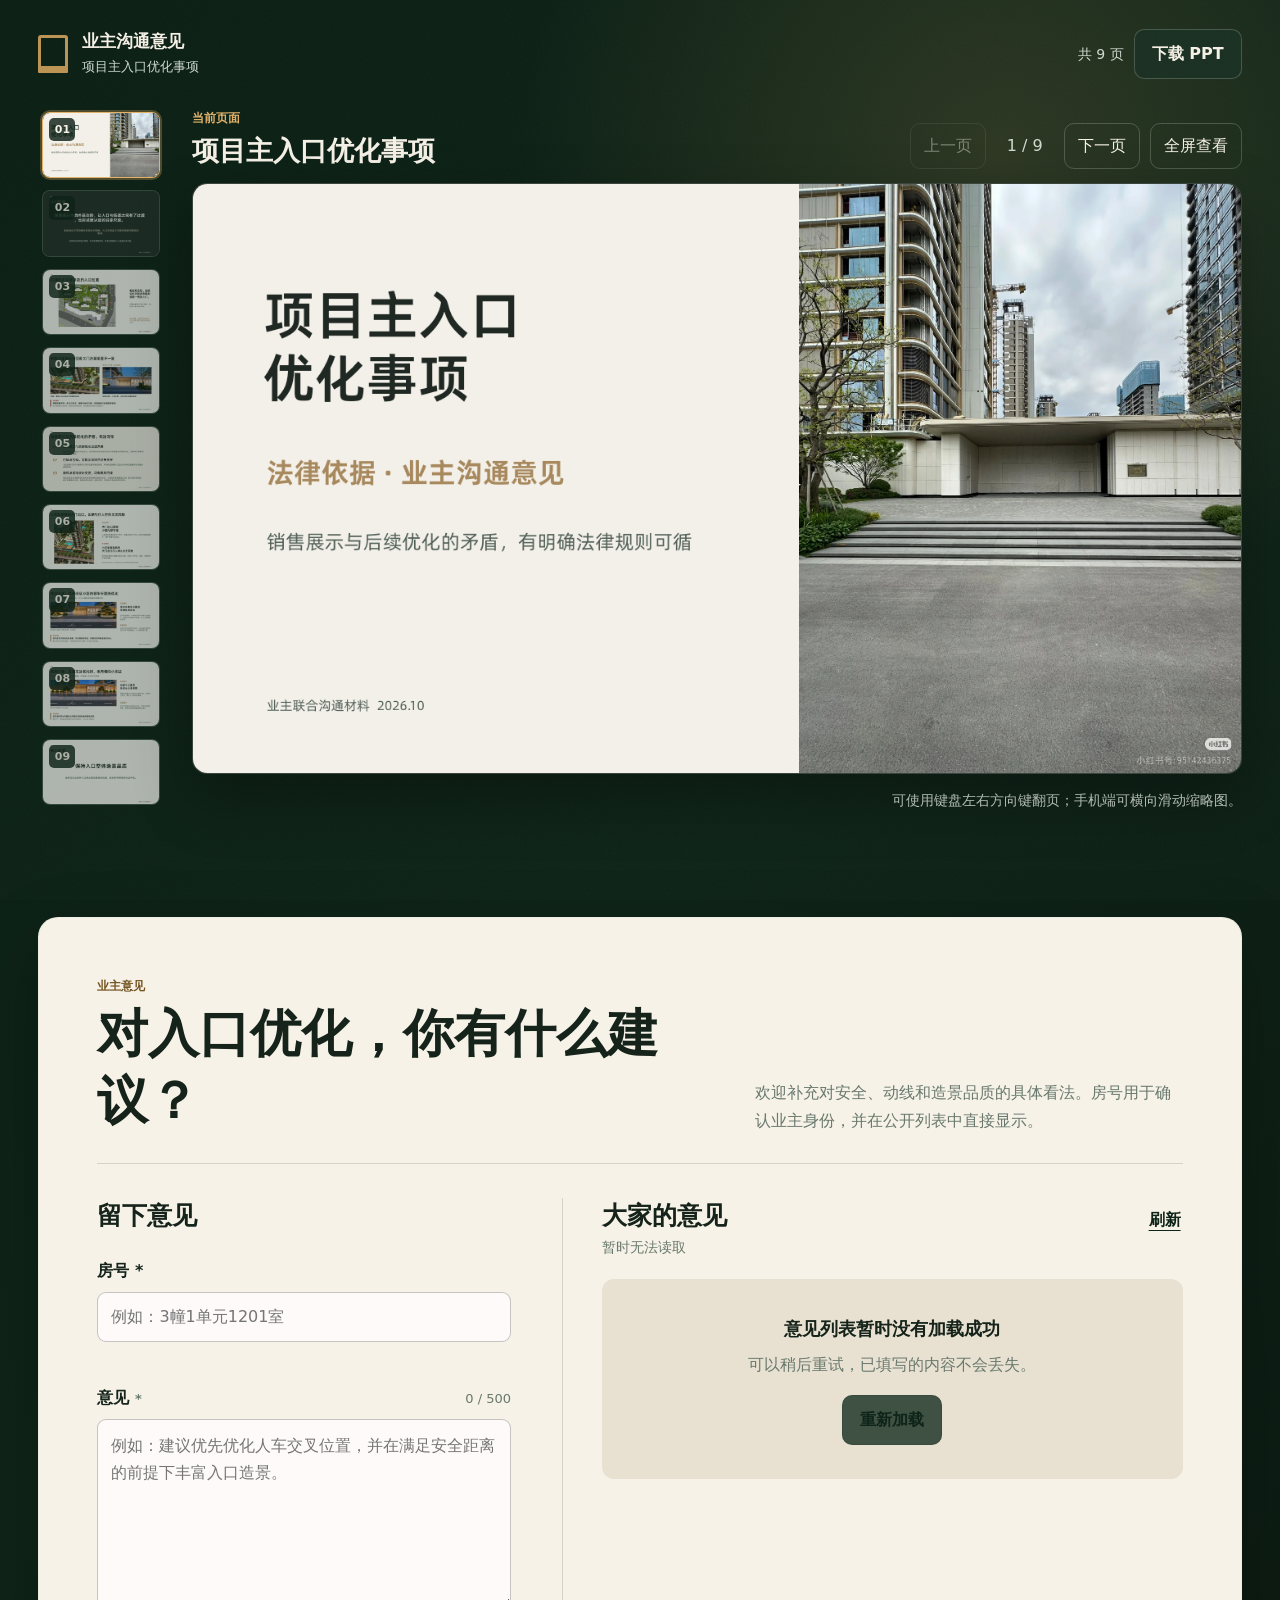
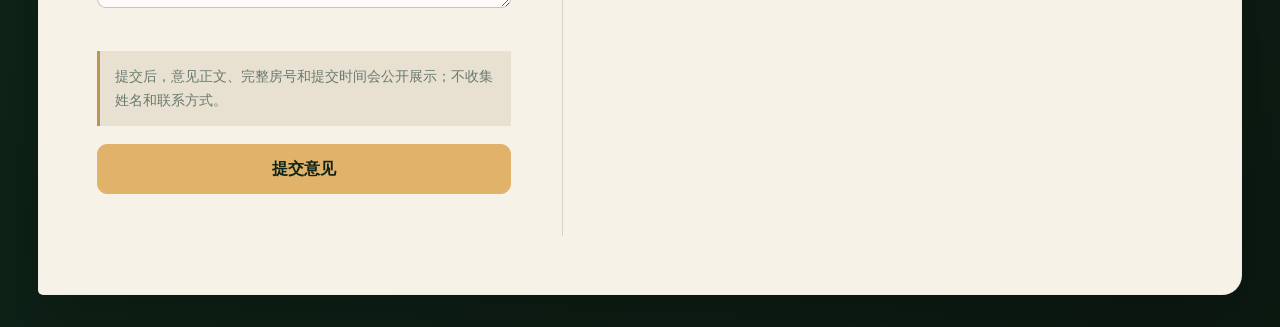
<file: index.html>
<!doctype html>
<html lang="zh-CN">
  <head>
    <meta charset="utf-8" />
    <meta name="viewport" content="width=device-width, initial-scale=1" />
    <meta name="theme-color" content="#16251f" />
    <meta name="description" content="项目主入口优化事项业主沟通意见，共九页。" />
    <title>项目主入口优化事项 · 业主沟通意见</title>
    <link rel="icon" type="image/svg+xml" href="data:image/svg+xml,%3Csvg xmlns='http://www.w3.org/2000/svg' viewBox='0 0 64 64'%3E%3Crect width='64' height='64' rx='14' fill='%2316251f'/%3E%3Cpath d='M15 45V20h34v25M22 45V28h20v17' fill='none' stroke='%23c6a36a' stroke-width='5' stroke-linecap='round'/%3E%3C/svg%3E" />
    <link rel="stylesheet" href="assets/site.css" />
    <script src="assets/viewer.js" defer></script>
    <script src="assets/opinions.js" defer></script>
  </head>
  <body class="viewer-page">
    <a class="skip-link" href="#deck-stage">跳到演示内容</a>
    <div class="page-frame">
      <header class="topbar">
        <div class="identity" aria-label="项目主入口优化事项">
          <span class="identity-mark" aria-hidden="true"></span>
          <span>
            <strong>业主沟通意见</strong>
            <small>项目主入口优化事项</small>
          </span>
        </div>
        <div class="topbar-actions">
          <span class="deck-count">共 9 页</span>
          <a class="button button-secondary" href="files/project-entrance-owner-opinion.pptx" download>
            下载 PPT
          </a>
        </div>
      </header>

      <main class="deck-layout" aria-label="沟通材料浏览器">
        <nav class="thumbnail-rail" aria-label="选择幻灯片">
          <button class="thumbnail is-active" type="button" data-slide="0" aria-current="page">
            <span>01</span>
            <img src="slides/slide-1.png" alt="封面缩略图" />
          </button>
          <button class="thumbnail" type="button" data-slide="1">
            <span>02</span>
            <img src="slides/slide-2.png" alt="入口体验缩略图" loading="lazy" />
          </button>
          <button class="thumbnail" type="button" data-slide="2">
            <span>03</span>
            <img src="slides/slide-3.png" alt="入口位置缩略图" loading="lazy" />
          </button>
          <button class="thumbnail" type="button" data-slide="3">
            <span>04</span>
            <img src="slides/slide-4.png" alt="销售沙盘展示与目前大门方案差异缩略图" loading="lazy" />
          </button>
          <button class="thumbnail" type="button" data-slide="4">
            <span>05</span>
            <img src="slides/slide-5.png" alt="销售展示与后续优化法律依据缩略图" loading="lazy" />
          </button>
          <button class="thumbnail" type="button" data-slide="5">
            <span>06</span>
            <img src="slides/slide-6.png" alt="小区车道车辆与大门出口行人交叉风险缩略图" loading="lazy" />
          </button>
          <button class="thumbnail" type="button" data-slide="6">
            <span>07</span>
            <img src="slides/slide-7.png" alt="优先优化内部车行路线并采用纵向花坛缩略图" loading="lazy" />
          </button>
          <button class="thumbnail" type="button" data-slide="7">
            <span>08</span>
            <img src="slides/slide-8.png" alt="车道无法优化时采用横向小花坛保底方案缩略图" loading="lazy" />
          </button>
          <button class="thumbnail" type="button" data-slide="8">
            <span>09</span>
            <img src="slides/slide-9.png" alt="保持入口整体造景品质核心诉求缩略图" loading="lazy" />
          </button>
        </nav>

        <section class="stage-column" id="deck-stage" tabindex="-1">
          <div class="stage-toolbar">
            <div>
              <span class="eyebrow">当前页面</span>
              <h1 id="slide-title">项目主入口优化事项</h1>
            </div>
            <div class="stage-actions" aria-label="演示控制">
              <button class="icon-button" id="previous-slide" type="button" aria-label="上一页">上一页</button>
              <span class="page-indicator" id="page-indicator" aria-live="polite">1 / 9</span>
              <button class="icon-button" id="next-slide" type="button" aria-label="下一页">下一页</button>
              <button class="icon-button" id="fullscreen-slide" type="button">全屏查看</button>
            </div>
          </div>

          <figure class="slide-stage" id="slide-stage" aria-busy="true">
            <div class="slide-loading" id="slide-loading" role="status">正在加载页面…</div>
            <img
              id="active-slide"
              src="slides/slide-1.png"
              alt="第 1 页：项目主入口优化事项封面"
              width="1600"
              height="900"
            />
            <figcaption id="slide-caption">第 1 页，共 9 页</figcaption>
            <div class="slide-error" id="slide-error" hidden>
              <strong>这一页暂时没有加载成功</strong>
              <button class="button button-secondary" id="retry-slide" type="button">重新加载</button>
            </div>
          </figure>

          <p class="viewer-hint">可使用键盘左右方向键翻页；手机端可横向滑动缩略图。</p>
        </section>
      </main>

      <section class="opinions-section" id="owner-opinions" aria-labelledby="opinions-title">
        <header class="opinions-heading">
          <div>
            <span class="eyebrow">业主意见</span>
            <h2 id="opinions-title">对入口优化，你有什么建议？</h2>
          </div>
          <p>欢迎补充对安全、动线和造景品质的具体看法。房号用于确认业主身份，并在公开列表中直接显示。</p>
        </header>

        <div class="opinions-layout">
          <article class="opinion-compose" aria-labelledby="opinion-form-title">
            <h3 id="opinion-form-title">留下意见</h3>
            <form id="opinion-form" novalidate>
              <div class="field">
                <label for="opinion-residence">房号 <span aria-hidden="true">*</span></label>
                <input
                  id="opinion-residence"
                  name="residence"
                  type="text"
                  maxlength="80"
                  autocomplete="off"
                  placeholder="例如：3幢1单元1201室"
                  aria-describedby="opinion-residence-error"
                  required
                />
                <p class="field-error" id="opinion-residence-error" data-opinion-error-for="opinion-residence" aria-live="polite"></p>
              </div>

              <div class="field">
                <div class="field-label-row">
                  <label for="opinion-content">意见 <span aria-hidden="true">*</span></label>
                  <span id="opinion-counter" aria-live="polite">0 / 500</span>
                </div>
                <textarea
                  id="opinion-content"
                  name="content"
                  rows="6"
                  maxlength="500"
                  placeholder="例如：建议优先优化人车交叉位置，并在满足安全距离的前提下丰富入口造景。"
                  aria-describedby="opinion-content-error opinion-counter"
                  required
                ></textarea>
                <p class="field-error" id="opinion-content-error" data-opinion-error-for="opinion-content" aria-live="polite"></p>
              </div>

              <div class="opinion-honeypot" aria-hidden="true">
                <label for="opinion-website">网站</label>
                <input id="opinion-website" name="website" type="text" tabindex="-1" autocomplete="off" />
              </div>

              <p class="privacy-note">提交后，意见正文、完整房号和提交时间会公开展示；不收集姓名和联系方式。</p>
              <button class="button button-primary opinion-submit" id="opinion-submit" type="submit">提交意见</button>
              <div class="form-message" id="opinion-message" role="status" aria-live="polite"></div>
            </form>
          </article>

          <article class="opinion-feed" aria-labelledby="opinion-list-title">
            <div class="opinion-feed-header">
              <div>
                <h3 id="opinion-list-title">大家的意见</h3>
                <p id="opinion-count">正在读取…</p>
              </div>
              <button class="text-button" id="opinion-refresh" type="button">刷新</button>
            </div>

            <div class="opinion-list-loading" id="opinion-list-loading" role="status">正在加载意见…</div>
            <div class="opinion-list-state" id="opinion-list-empty" hidden>
              <strong>还没有公开意见</strong>
              <p>你可以成为第一个补充建议的人。</p>
            </div>
            <div class="opinion-list-state is-error" id="opinion-list-error" hidden>
              <strong>意见列表暂时没有加载成功</strong>
              <p>可以稍后重试，已填写的内容不会丢失。</p>
              <button class="button button-secondary" id="opinion-retry" type="button">重新加载</button>
            </div>
            <ol class="opinion-list" id="opinion-list" aria-live="polite"></ol>
          </article>
        </div>
      </section>
    </div>

    <noscript>
      <div class="noscript-message">浏览此材料需要启用 JavaScript，也可以直接下载 PPT 文件。</div>
    </noscript>
  </body>
</html>
</file>
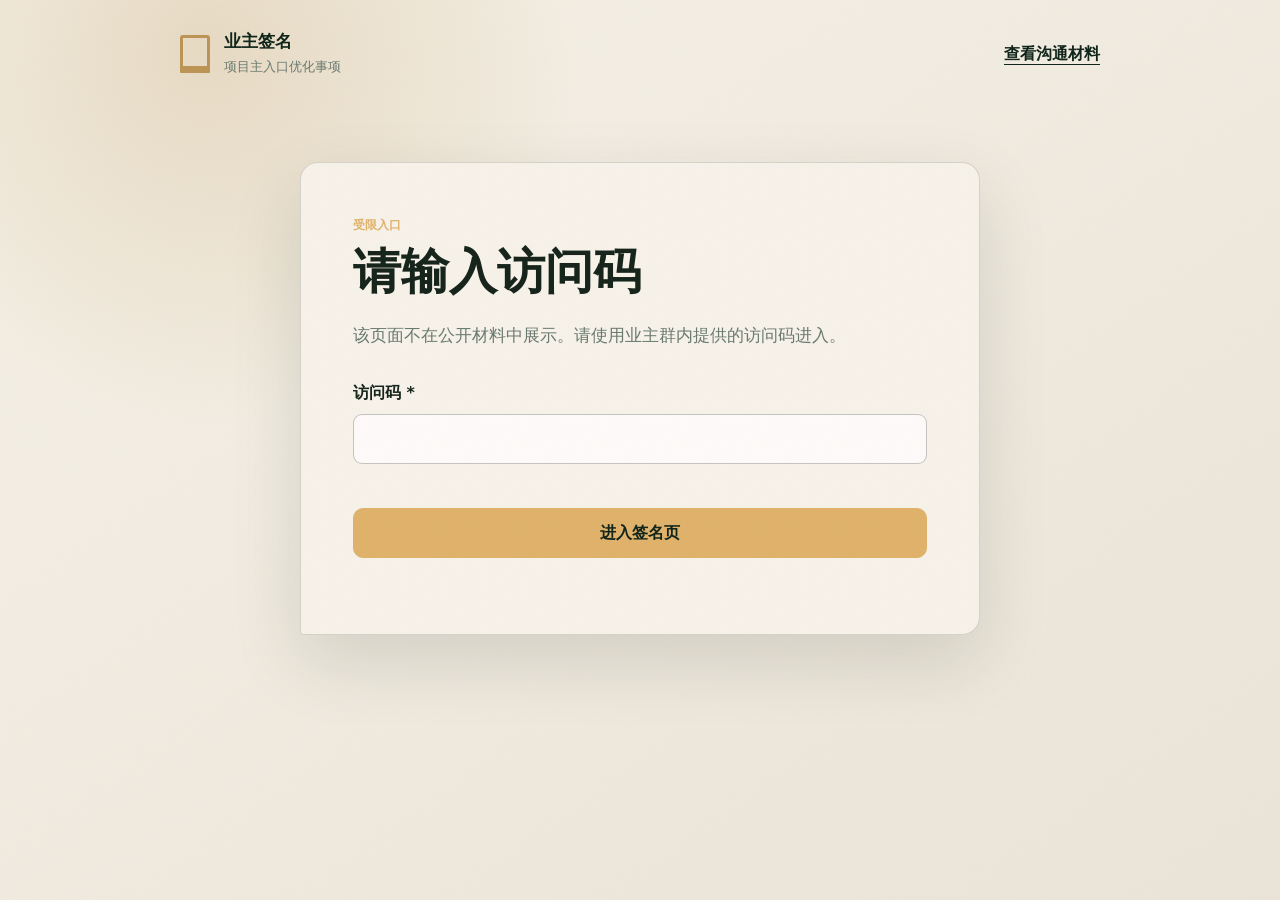
<file: owner-voice-d0567a33/index.html>
<!doctype html>
<html lang="zh-CN">
  <head>
    <meta charset="utf-8" />
    <meta name="viewport" content="width=device-width, initial-scale=1" />
    <meta name="theme-color" content="#16251f" />
    <meta name="robots" content="noindex,nofollow,noarchive" />
    <meta name="description" content="项目主入口优化事项业主签名提交页面。" />
    <title>业主签名 · 项目主入口优化事项</title>
    <link rel="icon" type="image/svg+xml" href="data:image/svg+xml,%3Csvg xmlns='http://www.w3.org/2000/svg' viewBox='0 0 64 64'%3E%3Crect width='64' height='64' rx='14' fill='%2316251f'/%3E%3Cpath d='M15 45V20h34v25M22 45V28h20v17' fill='none' stroke='%23c6a36a' stroke-width='5' stroke-linecap='round'/%3E%3C/svg%3E" />
    <link rel="stylesheet" href="../assets/site.css" />
    <script src="../assets/signature.js" defer></script>
  </head>
  <body class="signature-page">
    <a class="skip-link" href="#signature-main">跳到签名表单</a>
    <div class="signature-shell">
      <header class="signature-header">
        <div class="identity">
          <span class="identity-mark" aria-hidden="true"></span>
          <span>
            <strong>业主签名</strong>
            <small>项目主入口优化事项</small>
          </span>
        </div>
        <a class="text-link" href="../">查看沟通材料</a>
      </header>

      <main id="signature-main">
        <section class="access-panel" id="access-panel" aria-labelledby="access-title">
          <span class="eyebrow">受限入口</span>
          <h1 id="access-title">请输入访问码</h1>
          <p>该页面不在公开材料中展示。请使用业主群内提供的访问码进入。</p>
          <form class="compact-form" id="access-form" novalidate>
            <div class="field">
              <label for="access-code">访问码 <span aria-hidden="true">*</span></label>
              <input id="access-code" name="accessCode" type="password" autocomplete="one-time-code" aria-describedby="access-code-error" required />
              <p class="field-error" id="access-code-error" aria-live="polite"></p>
            </div>
            <button class="button button-primary" id="access-submit" type="submit">进入签名页</button>
          </form>
          <div class="form-message" id="access-message" role="status" aria-live="polite"></div>
        </section>

        <section class="signature-card" id="signature-card" aria-labelledby="signature-title" hidden>
          <div class="signature-intro">
            <span class="eyebrow">业主共同意见</span>
            <h1 id="signature-title">确认沟通计划与代表授权</h1>
            <p>本次签名用于确认共同沟通计划，并授权业主代表按以下流程推进项目主入口优化事宜。</p>
          </div>

          <section class="communication-plan" aria-labelledby="communication-plan-title">
            <h2 id="communication-plan-title">三步沟通计划</h2>
            <ol class="plan-list">
              <li>
                <strong>初步沟通，取得书面方案</strong>
                <p>向开发商提出正式诉求，要求说明优化依据，提交完整优化方案，并明确书面回复、方案提交及实施的时间节点。</p>
              </li>
              <li>
                <strong>带回邻里讨论，确认共同意见</strong>
                <p>业主代表将开发商方案带回业主群，与邻居沟通并汇总意见，形成最终确认意见后再回复开发商。</p>
              </li>
              <li>
                <strong>推动方案落地，持续反馈进度</strong>
                <p>业主确认后，推动开发商按最终方案实施，持续反馈进展，并在完成后组织结果核验。</p>
              </li>
            </ol>
          </section>

          <section class="authorization-note" aria-labelledby="authorization-title">
            <h2 id="authorization-title">代表授权说明</h2>
            <p>授权 <strong>XX、XX</strong> 作为业主代表，就项目主入口优化方案、时间节点、品质补救及相关事项与开发商进行沟通。</p>
            <p class="authorization-boundary">代表无权单独替业主放弃权利或确认最终方案；重大方案应带回业主沟通确认后再推进。</p>
          </section>

          <form id="signature-form" novalidate>
            <fieldset>
              <legend>基本信息</legend>
              <div class="field">
                <label for="signer-name">姓名 <span aria-hidden="true">*</span></label>
                <input id="signer-name" name="signerName" autocomplete="name" aria-describedby="signer-name-error" required maxlength="50" placeholder="请输入真实姓名" />
                <p class="field-error" id="signer-name-error" data-error-for="signer-name" aria-live="polite"></p>
              </div>
              <div class="field">
                <label for="residence">房号 <span aria-hidden="true">*</span></label>
                <input id="residence" name="residence" aria-describedby="residence-error" required maxlength="80" placeholder="例如：3 幢 1202 室" />
                <p class="field-error" id="residence-error" data-error-for="residence" aria-live="polite"></p>
              </div>
            </fieldset>

            <fieldset>
              <legend>手写签名</legend>
              <div class="signature-canvas-wrap" id="signature-canvas-wrap">
                <canvas id="signature-canvas" tabindex="0" aria-label="手写签名区域" aria-describedby="signature-error"></canvas>
                <span class="canvas-placeholder" id="canvas-placeholder">请在此处签名</span>
              </div>
              <div class="canvas-actions">
                <p class="field-error" id="signature-error" aria-live="polite"></p>
                <button class="text-button" id="clear-signature" type="button">清除重写</button>
              </div>
            </fieldset>

            <div class="consent-row">
              <input id="consent" name="consent" type="checkbox" aria-describedby="consent-error" required />
              <label for="consent">我确认以上信息真实，已阅读并同意上述沟通计划，授权 XX、XX 作为业主代表，就项目主入口优化事宜与开发商沟通。</label>
            </div>
            <p class="field-error" id="consent-error" data-error-for="consent" aria-live="polite"></p>

            <p class="privacy-note">姓名、房号及签名不会在公开页面展示，仅保存在本次沟通使用的数据库中。</p>
            <button class="button button-primary submit-signature" id="signature-submit" type="submit">确认并提交签名</button>
            <div class="form-message" id="signature-message" role="status" aria-live="polite"></div>
          </form>
        </section>

        <section class="success-card" id="success-card" tabindex="-1" aria-labelledby="success-title" hidden>
          <span class="success-seal" aria-hidden="true">✓</span>
          <span class="eyebrow">提交成功</span>
          <h1 id="success-title">你的签名与授权已保存</h1>
          <p>回执编号：<strong id="receipt-code"></strong></p>
          <div class="success-actions">
            <a class="button button-secondary" href="../">返回查看材料</a>
            <button class="text-button" id="submit-another" type="button">提交另一位业主</button>
          </div>
        </section>
      </main>
    </div>
  </body>
</html>
</file>
<file: assets/site.css>
:root {
  --ink: oklch(24% 0.025 156);
  --forest: oklch(24% 0.036 158);
  --forest-raised: oklch(29% 0.038 158);
  --paper: oklch(96% 0.014 88);
  --paper-deep: oklch(91% 0.022 86);
  --gold: oklch(69% 0.095 77);
  --gold-bright: oklch(79% 0.105 78);
  --mist: oklch(88% 0.018 145);
  --muted: oklch(56% 0.026 154);
  --danger: oklch(54% 0.18 28);
  --success: oklch(61% 0.12 151);
  --line-dark: color-mix(in oklch, var(--mist) 24%, transparent);
  --line-light: color-mix(in oklch, var(--ink) 15%, transparent);
  --font-display: "Songti SC", "Noto Serif SC", "Source Han Serif CN", ui-serif, serif;
  --font-body: "PingFang SC", "Noto Sans SC", "Source Han Sans CN", system-ui, sans-serif;
}

* { box-sizing: border-box; }

html {
  color-scheme: light;
  font-family: var(--font-body);
  text-autospace: ideograph-alpha ideograph-numeric;
  word-break: normal;
  line-break: auto;
  background: var(--forest);
}

body {
  margin: 0;
  min-width: 320px;
  min-height: 100vh;
  color: var(--ink);
  font-size: 16px;
  line-height: 1.75;
  letter-spacing: 0;
}

button,
input,
textarea {
  font: inherit;
}

button,
a {
  -webkit-tap-highlight-color: transparent;
}

button:focus-visible,
a:focus-visible,
input:focus-visible,
textarea:focus-visible,
canvas:focus-visible {
  outline: 3px solid var(--gold-bright);
  outline-offset: 3px;
  box-shadow: 0 0 0 6px color-mix(in oklch, var(--forest) 65%, transparent);
}

.skip-link {
  position: fixed;
  z-index: 100;
  top: 12px;
  left: 12px;
  transform: translateY(-150%);
  padding: 10px 14px;
  color: var(--forest);
  background: var(--gold-bright);
  border-radius: 8px;
  font-weight: 700;
}

.skip-link:focus { transform: translateY(0); }

.viewer-page {
  background:
    radial-gradient(circle at 78% 8%, color-mix(in oklch, var(--gold) 18%, transparent), transparent 30rem),
    linear-gradient(135deg, oklch(22% 0.034 158), var(--forest) 48%, oklch(20% 0.025 158));
}

.viewer-page::before,
.signature-page::before {
  content: "";
  position: fixed;
  inset: 0;
  pointer-events: none;
  opacity: 0.035;
  background-image: url("data:image/svg+xml,%3Csvg xmlns='http://www.w3.org/2000/svg' width='80' height='80' viewBox='0 0 80 80'%3E%3Cfilter id='n'%3E%3CfeTurbulence type='fractalNoise' baseFrequency='.8' numOctaves='3' stitchTiles='stitch'/%3E%3C/filter%3E%3Crect width='100%25' height='100%25' filter='url(%23n)' opacity='.8'/%3E%3C/svg%3E");
}

.page-frame {
  width: min(1760px, 100%);
  min-height: 100vh;
  margin: 0 auto;
  padding: 18px clamp(18px, 3vw, 48px) 32px;
}

.topbar,
.signature-header {
  display: flex;
  align-items: center;
  justify-content: space-between;
  gap: 24px;
  min-height: 72px;
}

.identity {
  display: inline-flex;
  align-items: center;
  gap: 14px;
  color: var(--paper);
}

.identity-mark {
  width: 30px;
  height: 38px;
  border: 3px solid var(--gold);
  border-bottom-width: 7px;
  border-radius: 3px 3px 1px 1px;
}

.identity strong,
.identity small {
  display: block;
  letter-spacing: 0;
}

.identity strong { font-size: 17px; line-height: 1.35; }
.identity small { margin-top: 3px; color: var(--mist); font-size: 13px; }

.topbar-actions,
.stage-actions,
.canvas-actions,
.success-actions {
  display: flex;
  align-items: center;
  gap: 10px;
}

.deck-count {
  color: var(--mist);
  font-size: 14px;
}

.button,
.icon-button,
.text-button {
  min-height: 44px;
  border: 0;
  border-radius: 10px;
  cursor: pointer;
  text-decoration: none;
  transition: transform 160ms ease, background-color 160ms ease, border-color 160ms ease, color 160ms ease;
}

.button {
  display: inline-flex;
  align-items: center;
  justify-content: center;
  padding: 10px 17px;
  font-weight: 700;
}

.button-primary {
  color: var(--forest);
  background: var(--gold-bright);
  border: 1px solid var(--gold-bright);
}

.button-secondary {
  color: var(--paper);
  background: color-mix(in oklch, var(--forest-raised) 82%, transparent);
  border: 1px solid var(--line-dark);
}

.button:hover,
.icon-button:hover,
.text-button:hover { transform: translateY(-1px); }
.button-primary:hover { background: var(--paper); border-color: var(--paper); }
.button-secondary:hover { background: var(--forest-raised); border-color: var(--gold); }
.button:active,
.icon-button:active,
.text-button:active { transform: translateY(1px); }

.deck-layout {
  display: grid;
  grid-template-columns: minmax(118px, 10vw) minmax(0, 1fr);
  gap: clamp(18px, 2vw, 32px);
  margin-top: 18px;
}

.thumbnail-rail {
  display: grid;
  align-content: start;
  gap: 12px;
  max-height: calc(100vh - 126px);
  padding: 4px 6px 16px 4px;
  overflow-y: auto;
  scrollbar-width: thin;
  scrollbar-color: var(--gold) transparent;
}

.thumbnail {
  position: relative;
  display: block;
  width: 100%;
  padding: 0;
  overflow: hidden;
  aspect-ratio: 16 / 9;
  background: var(--forest-raised);
  border: 1px solid var(--line-dark);
  border-radius: 8px;
  cursor: pointer;
  opacity: 0.68;
  transition: opacity 160ms ease, transform 160ms ease, border-color 160ms ease;
}

.thumbnail img {
  display: block;
  width: 100%;
  height: 100%;
  object-fit: cover;
}

.thumbnail span {
  position: absolute;
  z-index: 2;
  top: 5px;
  left: 6px;
  min-width: 26px;
  padding: 2px 5px;
  color: var(--paper);
  background: color-mix(in oklch, var(--forest) 82%, transparent);
  border-radius: 5px;
  font-size: 11px;
  font-weight: 700;
}

.thumbnail:hover { opacity: 0.94; transform: translateX(2px); }
.thumbnail.is-active {
  opacity: 1;
  border-color: var(--gold-bright);
  box-shadow: 0 0 0 2px color-mix(in oklch, var(--gold) 38%, transparent);
}

.stage-column { min-width: 0; }

.stage-toolbar {
  display: flex;
  align-items: end;
  justify-content: space-between;
  gap: 22px;
  margin-bottom: 14px;
  color: var(--paper);
}

.eyebrow {
  display: block;
  margin-bottom: 4px;
  color: var(--gold-bright);
  font-size: 12px;
  font-weight: 700;
  text-transform: uppercase;
}

.stage-toolbar h1,
.signature-intro h1,
.access-panel h1,
.success-card h1 {
  margin: 0;
  font-family: var(--font-display);
  font-weight: 700;
  letter-spacing: 0;
  line-height: 1.35;
}

.stage-toolbar h1 { font-size: clamp(22px, 2.1vw, 34px); }

.icon-button {
  padding: 8px 13px;
  color: var(--paper);
  background: transparent;
  border: 1px solid var(--line-dark);
  white-space: nowrap;
}

.icon-button:hover { color: var(--gold-bright); border-color: var(--gold); background: var(--forest-raised); }
.icon-button:disabled { cursor: not-allowed; opacity: 0.42; transform: none; }

.page-indicator {
  min-width: 58px;
  color: var(--mist);
  text-align: center;
  font-variant-numeric: tabular-nums;
}

.slide-stage {
  position: relative;
  display: grid;
  place-items: center;
  width: 100%;
  margin: 0;
  overflow: hidden;
  aspect-ratio: 16 / 9;
  background: oklch(18% 0.022 158);
  border: 1px solid var(--line-dark);
  border-radius: clamp(10px, 1.2vw, 18px);
  box-shadow: 0 24px 60px color-mix(in oklch, black 30%, transparent);
}

.slide-stage img {
  display: block;
  width: 100%;
  height: 100%;
  object-fit: contain;
  opacity: 0;
  transition: opacity 200ms ease;
}

.slide-stage img.is-loaded { opacity: 1; }
.slide-stage figcaption { position: absolute; width: 1px; height: 1px; overflow: hidden; clip: rect(0 0 0 0); }

.slide-loading {
  position: absolute;
  color: var(--mist);
  font-size: 14px;
}

.slide-error {
  position: absolute;
  inset: 0;
  display: grid;
  place-content: center;
  gap: 14px;
  color: var(--paper);
  text-align: center;
  background: var(--forest);
}

.slide-error[hidden] { display: none; }

.viewer-hint {
  margin: 14px 0 0;
  color: var(--mist);
  font-size: 14px;
  text-align: right;
}

.opinions-section {
  margin-top: clamp(54px, 8vw, 96px);
  padding: clamp(28px, 5vw, 58px);
  color: var(--ink);
  background: color-mix(in oklch, var(--paper) 96%, white);
  border: 1px solid var(--line-dark);
  border-radius: 20px 20px 20px 5px;
  box-shadow: 0 24px 70px color-mix(in oklch, black 24%, transparent);
}

.opinions-heading {
  display: grid;
  grid-template-columns: minmax(0, 1fr) minmax(300px, 0.72fr);
  gap: clamp(28px, 5vw, 72px);
  align-items: end;
  padding-bottom: 28px;
  border-bottom: 1px solid var(--line-light);
}

.opinions-heading .eyebrow { color: oklch(47% 0.08 76); }

.opinions-heading h2 {
  margin: 0;
  font-family: var(--font-display);
  font-size: clamp(30px, 4vw, 52px);
  line-height: 1.3;
}

.opinions-heading p {
  margin: 0;
  color: var(--muted);
  font-size: 16px;
}

.opinions-layout {
  display: grid;
  grid-template-columns: minmax(280px, 0.8fr) minmax(360px, 1.2fr);
  gap: clamp(28px, 4vw, 62px);
  padding-top: 34px;
}

.opinion-compose,
.opinion-feed { min-width: 0; }

.opinion-compose h3,
.opinion-feed h3 {
  margin: 0 0 24px;
  font-family: var(--font-display);
  font-size: 25px;
  line-height: 1.4;
}

#opinion-form {
  display: grid;
  gap: 18px;
}

.field-label-row,
.opinion-feed-header,
.opinion-meta {
  display: flex;
  align-items: baseline;
  justify-content: space-between;
  gap: 16px;
}

.field-label-row span {
  color: var(--muted);
  font-size: 13px;
  font-variant-numeric: tabular-nums;
}

textarea {
  width: 100%;
  min-height: 148px;
  padding: 12px 13px;
  resize: vertical;
  color: var(--ink);
  background: color-mix(in oklch, white 70%, var(--paper));
  border: 1px solid color-mix(in oklch, var(--ink) 25%, transparent);
  border-radius: 9px;
  line-height: 1.7;
}

textarea[aria-invalid="true"] {
  border-color: var(--danger);
  background: color-mix(in oklch, white 94%, var(--danger));
}

.opinion-honeypot {
  position: absolute;
  left: -10000px;
  width: 1px;
  height: 1px;
  overflow: hidden;
}

.opinion-submit { width: 100%; }

.opinion-feed {
  padding-left: clamp(0px, 3vw, 40px);
  border-left: 1px solid var(--line-light);
}

.opinion-feed-header {
  align-items: start;
  margin-bottom: 20px;
}

.opinion-feed-header h3 { margin-bottom: 2px; }
.opinion-feed-header p { margin: 0; color: var(--muted); font-size: 14px; }
.opinion-feed-header .text-button:disabled { cursor: wait; opacity: 0.58; }

.opinion-list-loading {
  padding: 28px 0;
  color: var(--muted);
}

.opinion-list-state {
  padding: 34px 24px;
  color: var(--muted);
  background: var(--paper-deep);
  border-radius: 12px;
  text-align: center;
}

.opinion-list-state strong { color: var(--ink); font-size: 18px; }
.opinion-list-state p { margin: 6px 0 0; }
.opinion-list-state .button { margin-top: 16px; color: var(--forest); border-color: var(--line-light); }
.opinion-list-state .button:hover { color: var(--paper); }

.opinion-list {
  display: grid;
  gap: 14px;
  margin: 0;
  padding: 0;
  list-style: none;
}

.opinion-item {
  padding: 18px 20px;
  background: color-mix(in oklch, white 62%, var(--paper));
  border: 1px solid var(--line-light);
  border-radius: 12px 12px 12px 3px;
}

.opinion-meta strong { font-size: 15px; }
.opinion-meta time { color: var(--muted); font-size: 13px; white-space: nowrap; }
.opinion-item p { margin: 9px 0 0; white-space: pre-wrap; overflow-wrap: anywhere; }

.noscript-message {
  position: fixed;
  inset: auto 20px 20px;
  padding: 14px;
  color: var(--forest);
  background: var(--gold-bright);
  border-radius: 8px;
  text-align: center;
}

.signature-page {
  color: var(--ink);
  background:
    radial-gradient(circle at 16% 5%, color-mix(in oklch, var(--gold) 24%, transparent), transparent 24rem),
    linear-gradient(145deg, var(--paper), oklch(92% 0.018 82));
}

.signature-shell {
  width: min(920px, calc(100% - 32px));
  margin: 0 auto;
  padding: 18px 0 64px;
}

.signature-header { margin-bottom: clamp(32px, 7vw, 72px); }
.signature-header .identity { color: var(--forest); }
.signature-header .identity small { color: var(--muted); }

.text-link,
.text-button {
  color: var(--forest);
  font-weight: 700;
}

.text-link { text-decoration-thickness: 1px; text-underline-offset: 5px; }
.text-link:hover { color: oklch(48% 0.08 74); }

.access-panel,
.signature-card,
.success-card {
  width: min(680px, 100%);
  margin: 0 auto;
  padding: clamp(24px, 5vw, 52px);
  background: color-mix(in oklch, var(--paper) 92%, white);
  border: 1px solid var(--line-light);
  border-radius: 18px 18px 18px 4px;
  box-shadow: 0 26px 70px color-mix(in oklch, var(--forest) 13%, transparent);
}

.access-panel h1,
.signature-intro h1,
.success-card h1 { font-size: clamp(30px, 5vw, 48px); }

.access-panel > p,
.signature-intro p,
.success-card > p {
  margin: 16px 0 28px;
  color: var(--muted);
  font-size: 17px;
  line-height: 1.75;
}

.compact-form,
#signature-form {
  display: grid;
  gap: 20px;
}

fieldset {
  display: grid;
  gap: 18px;
  min-width: 0;
  margin: 0;
  padding: 0;
  border: 0;
}

fieldset + fieldset { margin-top: 10px; }

legend {
  width: 100%;
  margin-bottom: 15px;
  padding-bottom: 10px;
  border-bottom: 1px solid var(--line-light);
  font-family: var(--font-display);
  font-size: 22px;
  font-weight: 700;
}

.field { display: grid; gap: 7px; }

label { font-weight: 700; }

input[type="text"],
input[type="password"],
input:not([type]) {
  min-height: 48px;
  width: 100%;
  padding: 10px 13px;
  color: var(--ink);
  background: color-mix(in oklch, white 70%, var(--paper));
  border: 1px solid color-mix(in oklch, var(--ink) 25%, transparent);
  border-radius: 9px;
}

input[aria-invalid="true"] { border-color: var(--danger); background: color-mix(in oklch, white 94%, var(--danger)); }

.field-error {
  min-height: 1.25em;
  margin: 0;
  color: var(--danger);
  font-size: 14px;
  line-height: 1.45;
}

.form-message {
  min-height: 1.5em;
  color: var(--muted);
  font-weight: 600;
}

.form-message.is-error { color: var(--danger); }

.signature-intro { margin-bottom: 34px; }

.communication-plan,
.authorization-note {
  margin-bottom: 34px;
}

.communication-plan h2,
.authorization-note h2 {
  margin: 0 0 16px;
  font-family: var(--font-display);
  font-size: 23px;
  line-height: 1.5;
}

.plan-list {
  display: grid;
  gap: 16px;
  margin: 0;
  padding-left: 1.5em;
}

.plan-list li::marker {
  color: var(--gold);
  font-weight: 800;
}

.plan-list strong {
  display: block;
  margin-bottom: 4px;
  font-size: 17px;
}

.plan-list p,
.authorization-note p {
  margin: 0;
  color: var(--muted);
  font-size: 16px;
  line-height: 1.75;
}

.authorization-note {
  padding: 18px 20px;
  background: var(--paper-deep);
  border-left: 3px solid var(--gold);
  border-radius: 0 10px 10px 0;
}

.authorization-note p + p { margin-top: 10px; }
.authorization-note .authorization-boundary { font-size: 14px; }

.signature-canvas-wrap {
  position: relative;
  height: 210px;
  overflow: hidden;
  background:
    linear-gradient(var(--line-light) 1px, transparent 1px) 0 50% / 100% 64px,
    color-mix(in oklch, white 74%, var(--paper));
  border: 1px solid color-mix(in oklch, var(--ink) 24%, transparent);
  border-radius: 11px;
  touch-action: none;
}

#signature-canvas {
  position: absolute;
  inset: 0;
  width: 100%;
  height: 100%;
  cursor: crosshair;
}

.canvas-placeholder {
  position: absolute;
  inset: 50% auto auto 50%;
  transform: translate(-50%, -50%);
  color: color-mix(in oklch, var(--muted) 62%, transparent);
  pointer-events: none;
}

.canvas-actions { justify-content: space-between; align-items: start; }
.canvas-actions .field-error { flex: 1; }

.text-button {
  padding: 7px 2px;
  background: transparent;
  border-radius: 4px;
  text-decoration: underline;
  text-decoration-thickness: 1px;
  text-underline-offset: 5px;
}

.consent-row {
  display: grid;
  grid-template-columns: 24px 1fr;
  gap: 12px;
  align-items: start;
}

.consent-row input {
  width: 22px;
  height: 22px;
  margin: 4px 0 0;
  accent-color: var(--forest);
}

.consent-row label { font-weight: 500; line-height: 1.65; }

.privacy-note {
  margin: 0;
  padding: 13px 15px;
  color: var(--muted);
  background: var(--paper-deep);
  border-left: 3px solid var(--gold);
  font-size: 14px;
}

.submit-signature { width: 100%; }

.success-card { text-align: center; }

.success-seal {
  display: grid;
  place-items: center;
  width: 62px;
  height: 62px;
  margin: 0 auto 20px;
  color: var(--paper);
  background: var(--success);
  border-radius: 50%;
  font-size: 30px;
  font-weight: 800;
}

.success-actions { justify-content: center; flex-wrap: wrap; }
.success-card .button-secondary { color: var(--forest); background: transparent; border-color: var(--line-light); }
.success-card .button-secondary:hover { color: var(--paper); background: var(--forest); }

[hidden] { display: none !important; }

.button[aria-busy="true"] { cursor: wait; opacity: 0.72; }

@media (max-width: 1024px) {
  .deck-layout { grid-template-columns: 1fr; }
  .thumbnail-rail {
    grid-template-columns: repeat(6, minmax(124px, 1fr));
    max-height: none;
    padding: 3px 3px 10px;
    overflow-x: auto;
    overflow-y: hidden;
  }
  .thumbnail:hover { transform: translateY(-1px); }
  .opinions-heading { grid-template-columns: 1fr; gap: 14px; }
}

@media (max-width: 720px) {
  .page-frame { padding-inline: 14px; }
  .topbar,
  .stage-toolbar { align-items: stretch; flex-direction: column; }
  .topbar { gap: 14px; }
  .topbar-actions { justify-content: space-between; }
  .stage-toolbar { gap: 12px; }
  .stage-actions { display: grid; grid-template-columns: 1fr auto 1fr; }
  #fullscreen-slide { grid-column: 1 / -1; }
  .icon-button { width: 100%; }
  .viewer-hint { text-align: left; }
  .opinions-section { padding: 24px 18px; border-radius: 14px 14px 14px 3px; }
  .opinions-layout { grid-template-columns: 1fr; }
  .opinion-feed { padding-left: 0; padding-top: 28px; border-left: 0; border-top: 1px solid var(--line-light); }
  .signature-header { align-items: flex-start; }
  .signature-canvas-wrap { height: 180px; }
  .access-panel,
  .signature-card,
  .success-card { border-radius: 14px 14px 14px 3px; }
}

@media (prefers-reduced-motion: reduce) {
  *,
  *::before,
  *::after {
    scroll-behavior: auto !important;
    transition-duration: 0.01ms !important;
    animation-duration: 0.01ms !important;
    animation-iteration-count: 1 !important;
  }
}

@media print {
  .topbar,
  .thumbnail-rail,
  .stage-toolbar,
  .viewer-hint { display: none; }
  .page-frame { padding: 0; }
  .deck-layout { display: block; margin: 0; }
  .slide-stage { border: 0; border-radius: 0; box-shadow: none; }
}
</file>
